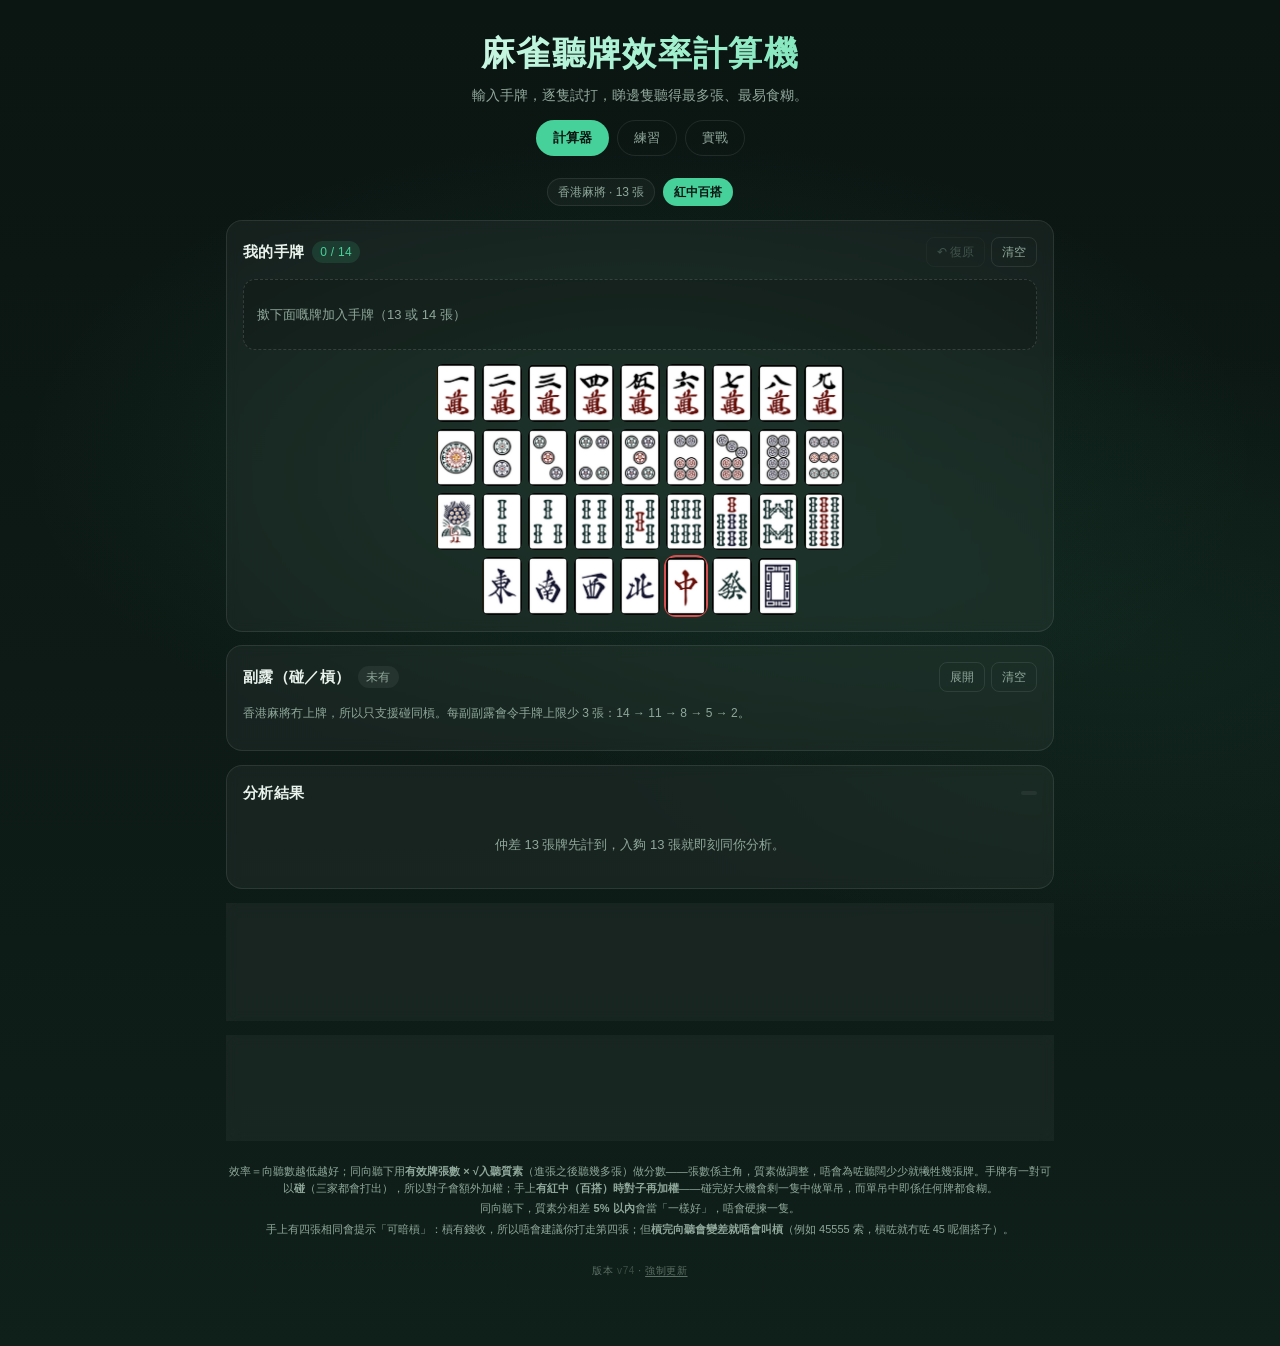
<file: index.html>
<!doctype html>
<html lang="zh-Hant-HK">
<head>
  <meta charset="utf-8">
  <meta name="viewport" content="width=device-width, initial-scale=1, viewport-fit=cover">
  <meta name="theme-color" content="#0b1512">
    <meta name="color-scheme" content="dark">
  <title>麻雀聽牌效率計算機 · 紅中百搭</title>
  <link rel="icon" href="favicon.svg" type="image/svg+xml">
  <link rel="manifest" href="manifest.webmanifest">
  <link rel="apple-touch-icon" href="icons/apple-touch-icon-180.png">
  <meta name="apple-mobile-web-app-capable" content="yes">
  <meta name="mobile-web-app-capable" content="yes">
  <meta name="apple-mobile-web-app-status-bar-style" content="black">
  <meta name="apple-mobile-web-app-title" content="聽牌效率">
  <script>
    /* 版本自我修復：確保手機唔會長期停留喺舊 cache（見到舊版本徽章就靠呢段） */
    (function () {
      var V = '74';
      var KEY = 'mj-dirty';

      // 只清 cache，唔 unregister SW——保留 SW 先可以令 practice.html 呢類舊網址
      // 繼續「原址」顯示（新版本 SW 會靠 sw.js?v=N 自己接手）
      function hardReset() {
        if (!(window.caches && caches.keys)) return Promise.resolve();
        return caches.keys().then(function (keys) {
          return Promise.all(keys.map(function (k) { return caches.delete(k); }));
        });
      }

      // 就算 caches / serviceWorker API 冇反應，最多等 2 秒都照重載
      // 重載用 location.reload()，唔會喺網址加 ?_= / ?v= 之類（URL 保持原樣）
      function reloadPage() {
        var fired = false;
        function go() {
          if (fired) return;
          fired = true;
          location.reload();
        }
        setTimeout(go, 2000);
        hardReset().then(go, go);
      }

      window.mjForceUpdate = function (e) {
        if (e && e.preventDefault) e.preventDefault();
        reloadPage();
      };

      if ('serviceWorker' in navigator) {
        navigator.serviceWorker.register('sw.js?v=' + V, { updateViaCache: 'none' })
          .then(function (reg) { reg.update(); })
          .catch(function () {});
      }

      fetch('version.json?_=' + Date.now(), { cache: 'no-store' })
        .then(function (res) { return res.json(); })
        .then(function (data) {
          if (!data || !data.v || data.v === V) return;
          if (sessionStorage.getItem(KEY) === data.v) return;
          sessionStorage.setItem(KEY, data.v);
          reloadPage();
        })
        .catch(function () {});
    })();
  </script>
  <link rel="stylesheet" href="css/style.css?v=74">
</head>
<body>
  <div class="app">
    <header class="hero">
      <h1 id="pageTitle">麻雀聽牌效率計算機</h1>
      <p id="pageSubtitle">輸入手牌，逐隻試打，睇邊隻聽得最多張、最易食糊。</p>
      <nav class="page-nav" aria-label="模式">
        <button type="button" data-view="calc" class="is-on" aria-current="page">計算器</button>
        <button type="button" data-view="practice">練習</button>
        <button type="button" data-view="battle">實戰</button>
      </nav>
    </header>

    <main>
      <section class="view" id="viewCalc" aria-label="計算器">
        <div class="badges">
          <span class="badge">香港麻將 · 13 張</span>
          <span class="badge badge--accent" id="jokerBadge">紅中百搭</span>
        </div>

      <section class="panel" aria-labelledby="handTitle">
        <div class="panel-head">
          <h2 id="handTitle">我的手牌 <span class="counter" id="handCount">0 / 14</span></h2>
          <div class="panel-actions">
            <button type="button" class="ghost" id="undoBtn" disabled>↶ 復原</button>
            <button type="button" class="ghost" id="clearBtn">清空</button>
          </div>
        </div>

        <div class="tray" id="handTray" aria-live="polite">
          <span class="tray-empty">撳下面嘅牌加入手牌（13 或 14 張）</span>
        </div>
        <p class="panel-note hint-full" id="handHint" hidden>手牌已滿 14 張 · 撳上面任何一隻牌就可以拎走</p>

        <div class="picker" id="tilePicker"></div>
      </section>

      <section class="panel panel--meld" aria-labelledby="meldTitle">
        <div class="panel-head">
          <h2 id="meldTitle">副露（碰／槓） <span class="counter counter--dim" id="meldCount">未有</span></h2>
          <div class="panel-actions">
            <button type="button" class="ghost" id="meldToggle" aria-expanded="false">展開</button>
            <button type="button" class="ghost" id="clearMeld">清空</button>
          </div>
        </div>
        <p class="panel-note">香港麻將冇上牌，所以只支援碰同槓。每副副露會令手牌上限少 3 張：14 → 11 → 8 → 5 → 2。</p>
        <div id="meldBody" hidden>
          <div class="meld-types" id="meldTypes" role="group" aria-label="副露類型">
            <button type="button" class="chip is-on" data-kind="pong">碰</button>
            <button type="button" class="chip" data-kind="kong">槓</button>
          </div>
          <div class="picker picker--meld" id="meldPicker"></div>
          <p class="panel-note meld-hint">碰：撳一隻牌；槓：撳一隻牌。手牌已經有嘅牌會自動撥入副露，唔使自己拎走。</p>
          <div class="meld-list" id="meldList"></div>
        </div>
      </section>

      <section class="panel result" id="resultPanel" aria-labelledby="resultTitle">
        <div class="panel-head">
          <h2 id="resultTitle">分析結果</h2>
          <span class="counter counter--dim" id="resultMeta"></span>
        </div>
        <div id="resultBody">
          <p class="empty-state">仲未夠牌。輸入手牌就會即刻幫你計。</p>
        </div>
      </section>

      <section class="panel" aria-labelledby="optTitle">
        <div class="panel-head">
          <h2 id="optTitle">規則</h2>
        </div>
        <div class="options">
          <label class="switch">
            <input type="checkbox" id="optJoker" checked>
            <span class="switch-track"></span>
            <span class="switch-label">紅中百搭<small>中當百搭牌</small></span>
          </label>
          <label class="switch">
            <input type="checkbox" id="optChiitoi">
            <span class="switch-track"></span>
            <span class="switch-label">計七對子<small>部分牌局有計</small></span>
          </label>
        </div>
      </section>

      <section class="panel panel--seen" aria-labelledby="seenTitle">
        <div class="panel-head">
          <h2 id="seenTitle">已見牌 <span class="counter counter--dim">選填</span></h2>
          <div class="panel-actions">
            <button type="button" class="ghost" id="seenToggle" aria-expanded="false">展開</button>
            <button type="button" class="ghost" id="clearSeen">清空</button>
          </div>
        </div>
        <p class="panel-note">牌河、副露、自己碰過嘅牌，撳一下加一張（再撳循環 1→4→0）。填得越齊，剩餘張數越準。</p>
        <div class="picker picker--seen" id="seenPicker" hidden></div>
      </section>

        <div class="notes">
      <p>效率＝向聽數越低越好；同向聽下用<strong>有效牌張數 × √入聽質素</strong>（進張之後聽幾多張）做分數——張數係主角，質素做調整，唔會為咗聽闊少少就犧牲幾張牌。手牌有一對可以<strong>碰</strong>（三家都會打出），所以對子會額外加權；手上<strong>有紅中（百搭）時對子再加權</strong>——碰完好大機會剩一隻中做單吊，而單吊中即係任何牌都食糊。</p>
      <p>同向聽下，質素分相差 <strong>5% 以內</strong>會當「一樣好」，唔會硬揀一隻。</p>
      <p>手上有四張相同會提示「可暗槓」：槓有錢收，所以唔會建議你打走第四張；但<strong>槓完向聽會變差就唔會叫槓</strong>（例如 45555 索，槓咗就冇咗 45 呢個搭子）。</p>
        </div>
      </section>

      <section class="view" id="viewPractice" aria-label="練習" hidden>
        <div class="badges">
          <span class="badge">香港麻將 · 13 張</span>
          <span class="badge badge--accent" id="pJokerBadge">紅中百搭</span>
        </div>

          <section class="panel" aria-labelledby="pSetupTitle">
            <div class="panel-head">
              <h2 id="pSetupTitle">設定</h2>
              <span class="counter counter--dim" id="pStats">答對 0 / 0</span>
            </div>

            <div class="segmented" id="pDifficulty" role="group" aria-label="難度">
              <button type="button" data-level="easy" class="is-on">初級<small>聽牌～一向聽</small></button>
              <button type="button" data-level="normal">中級<small>一～兩向聽</small></button>
              <button type="button" data-level="hard">高級<small>兩～三向聽</small></button>
            </div>

            <div class="options">
              <label class="switch">
                <input type="checkbox" id="pOptMelds">
                <span class="switch-track"></span>
                <span class="switch-label">包含副露<small>隨機有碰／槓</small></span>
              </label>
              <label class="switch">
                <input type="checkbox" id="pOptJoker" checked>
                <span class="switch-track"></span>
                <span class="switch-label">紅中百搭<small>中當百搭牌</small></span>
              </label>
              <label class="switch">
                <input type="checkbox" id="pOptChiitoi">
                <span class="switch-track"></span>
                <span class="switch-label">計七對子<small>部分牌局有計</small></span>
              </label>
              <label class="switch">
                <input type="checkbox" id="pOptNoHonors" checked>
                <span class="switch-track"></span>
                <span class="switch-label">走番子<small>唔出東南西北發白，只留紅中</small></span>
              </label>
            </div>
          </section>

          <section class="panel" aria-labelledby="pQTitle">
            <div class="panel-head">
              <h2 id="pQTitle">第 <span id="pRound">1</span> 手 <span class="counter counter--dim" id="pStreak">連續 0</span></h2>
              <div class="panel-actions">
                <button type="button" class="ghost" id="pSkipBtn">睇答案</button>
                <button type="button" class="ghost" id="pNewBtn">換一手</button>
              </div>
            </div>
            <div id="pQuestion" class="question" aria-live="polite"></div>
            <p class="panel-note" id="pHint">撳你會打嘅嗰隻牌。</p>
          </section>

          <section class="panel" id="pAnswer" aria-live="polite" hidden></section>
        <div class="notes">
      <p>答案以「向聽數 → 有效牌張數 × √入聽質素（進張之後平均聽幾多張，可碰嘅對子加權）」為準；<strong>分數相差 5% 以內當一樣好</strong>，兩隻都算答對。</p>
      <p>每題都有隨機牌河（同其他玩家嘅碰），剩餘張數會跟住變；兩向聽嘅題目要揀兩次——揀完會隨機摸一隻再揀。</p>
      <p>手上有四張相同會出「暗槓」按鈕：槓有錢收，槓完補一隻再揀打邊隻。不過如果槓完向聽會變差（例如 45555 索），就唔會出呢個掣——嗰陣應該留住個搭子。</p>
      <p>同一次練習嘅成績會記喺呢部裝置（localStorage）。</p>
        </div>
      </section>
      <section class="view" id="viewBattle" aria-label="實戰" hidden>
        <section class="panel">
          <div class="panel-head">
            <h2>與 AI 實戰</h2>
            <div class="panel-actions">
              <button type="button" class="ghost" id="bNew">新一局</button>
            </div>
          </div>
          <p class="battle-status" id="bStatus">未開始</p>
          <div id="bSetup">
          <div class="options">
            <label class="switch">
              <input type="checkbox" id="bOptJoker" checked>
              <span class="switch-track"></span>
              <span class="switch-label">紅中百搭<small>中當百搭牌</small></span>
            </label>
            <label class="switch">
              <input type="checkbox" id="bOptChiitoi">
              <span class="switch-track"></span>
              <span class="switch-label">計七對子<small>部分牌局有計</small></span>
            </label>
            <label class="switch">
              <input type="checkbox" id="bOptNoHonors" checked>
              <span class="switch-track"></span>
              <span class="switch-label">走番子<small>唔出東南西北發白，只留紅中（預設）</small></span>
            </label>
            <label class="switch">
              <input type="checkbox" id="bOptTsumoOnly" checked>
              <span class="switch-track"></span>
              <span class="switch-label">只許自摸<small>出銃唔可以食糊，摸到先算</small></span>
            </label>
          </div>
          <p class="panel-note" id="bHint">撳「新一局」開始。你係莊家，先摸牌；AI 會用同一個效率引擎計最佳打法。</p>
          </div>
        </section>

        <section class="panel" id="bTable" hidden>
          <div class="battle-meta">
            <span id="bWall">牌牆 —</span>
            <span id="bTurn">第 1 巡</span>
          </div>
          <div class="battle-opps" id="bOpps"></div>
        </section>

        <section class="panel" id="bMeRiver">
          <div class="battle-rivers" id="bRivers"></div>
        </section>

        <section class="panel" id="bMe" hidden>
          <div class="panel-head">
            <h2>你的手牌 <span class="counter" id="bMyCount">14 張</span></h2>
          </div>
          <div class="battle-hand" id="bMyHand"></div>
          <div class="battle-actions" id="bActions" hidden></div>
        </section>

        <section class="panel" id="bResult" hidden></section>

        <div class="notes">
          <p>你同 3 個 AI 一檯（你係莊家先手），13 張、冇上牌、紅中百搭。AI 打牌同計碰／槓都用同一個效率引擎。</p>
          <p>預設<strong>只許自摸</strong>（出銃唔算食糊），可以喺上面熄咗佢就變返正常「出銃都可以食」。你可以碰、明槓、暗槓、<strong>補槓</strong>（碰完手上仲有第四隻就可以升級做槓，補一隻再打）。</p>
          <p>預設<strong>走番子</strong>（同你平時打嘅一樣：只出萬筒索 + 紅中）。想牌局長啲、想練有番子牌嘅情況，可以喺上面熄咗佢。</p>
          <p>你摸到嘅牌會擺喺手牌最右邊、用金色框標住，方便睇「摸到咩」。摸完再揀一隻打出。</p>
          <p>呢一頁唔計番數（純粹練打法），撳「再嚟一局」可以即刻開新局。</p>
        </div>
      </section>
    </main>

    <footer class="foot">
      <p class="foot__ver">版本 <span class="build" id="buildTag">v74</span> · <a href="#" class="foot__update" onclick="mjForceUpdate(event);return false;">強制更新</a></p>
    </footer>
  </div>

  <div class="dock" id="dock" hidden>
    <button type="button" class="dock-btn" id="dockBtn">
      <span class="dock-label" id="dockLabel">建議打</span>
      <span class="dock-tile" id="dockTile" hidden></span>
      <span class="dock-text" id="dockText"></span>
      <span class="dock-more">詳情 ›</span>
    </button>
  </div>

  <script src="js/mahjong.js?v=74"></script>
  <script src="js/ui-tiles.js?v=74"></script>
  <script src="js/app.js?v=74"></script>
  <script src="js/practice.js?v=74"></script>
  <script src="js/battle.js?v=74"></script>
  <script src="js/battle-ui.js?v=74"></script>
  <script>
    /* 單頁切換：計算器 ／ 練習 用 tab，唔再跳頁 */
    (function () {
      var VIEWS = {
        calc: document.getElementById('viewCalc'),
        practice: document.getElementById('viewPractice'),
        battle: document.getElementById('viewBattle')
      };
      var HEADS = {
        calc: ['麻雀聽牌效率計算機', '輸入手牌，逐隻試打，睇邊隻聽得最多張、最易食糊。'],
        practice: ['隨機牌型練習', '睇牌 → 揀你會打邊隻 → 即刻對答案。'],
        battle: ['與 AI 實戰', '你 + 3 個 AI 一檯，摸牌、碰、槓、食糊。']
      };
      var TITLES = {
        calc: '麻雀聽牌效率計算機 · 紅中百搭',
        practice: '隨機牌型練習 · 麻雀聽牌效率',
        battle: '與 AI 實戰 · 麻雀聽牌效率'
      };
      var tabs = document.querySelectorAll('.page-nav button');
      var titleEl = document.getElementById('pageTitle');
      var subEl = document.getElementById('pageSubtitle');

      var KEY = 'mj-view';

      // 開頁時決定顯示邊個 tab：#practice / #calc（舊書籤、practice.html 轉址）優先，
      // 否則用上次睇嘅 tab；兩者都唔會改網址
      function current() {
        var name = (location.hash || '').replace('#', '');
        if (VIEWS[name]) return name;
        // 舊網址 /practice 或 /practice.html → 預設去練習
        if (/\/practice(\.html)?\/?$/.test(location.pathname)) return 'practice';
        try {
          var saved = localStorage.getItem(KEY);
          if (VIEWS[saved]) return saved;
        } catch (e) { /* 私隱模式可能停用 localStorage */ }
        return 'calc';
      }

      function show(name, toTop) {
        Object.keys(VIEWS).forEach(function (key) {
          if (VIEWS[key]) VIEWS[key].hidden = key !== name;
        });
        Array.prototype.forEach.call(tabs, function (tab) {
          var on = tab.getAttribute('data-view') === name;
          tab.classList.toggle('is-on', on);
          if (on) tab.setAttribute('aria-current', 'page');
          else tab.removeAttribute('aria-current');
        });
        titleEl.textContent = HEADS[name][0];
        subEl.textContent = HEADS[name][1];
        document.title = TITLES[name];
        document.body.setAttribute('data-view', name);
        try { localStorage.setItem(KEY, name); } catch (e) { /* 忽略 */ }
        // 練習頁好食 CPU：第一次切過去先出題
        if (name === 'practice' && window.MJPracticeView) window.MJPracticeView.start();
        if (name === 'battle' && window.MJBattleView) window.MJBattleView.start();
        if (toTop) window.scrollTo(0, 0);
      }

      Array.prototype.forEach.call(tabs, function (tab) {
        tab.addEventListener('click', function () {
          show(tab.getAttribute('data-view'), true);
        });
      });

      // 只有第一次載入（例如 practice.html 轉址／舊書籤）先理 #practice，#practice，
      // 之後撳 tab 完全唔會改網址
      show(current(), false);
    })();
  </script>
</body>
</html>
</file>
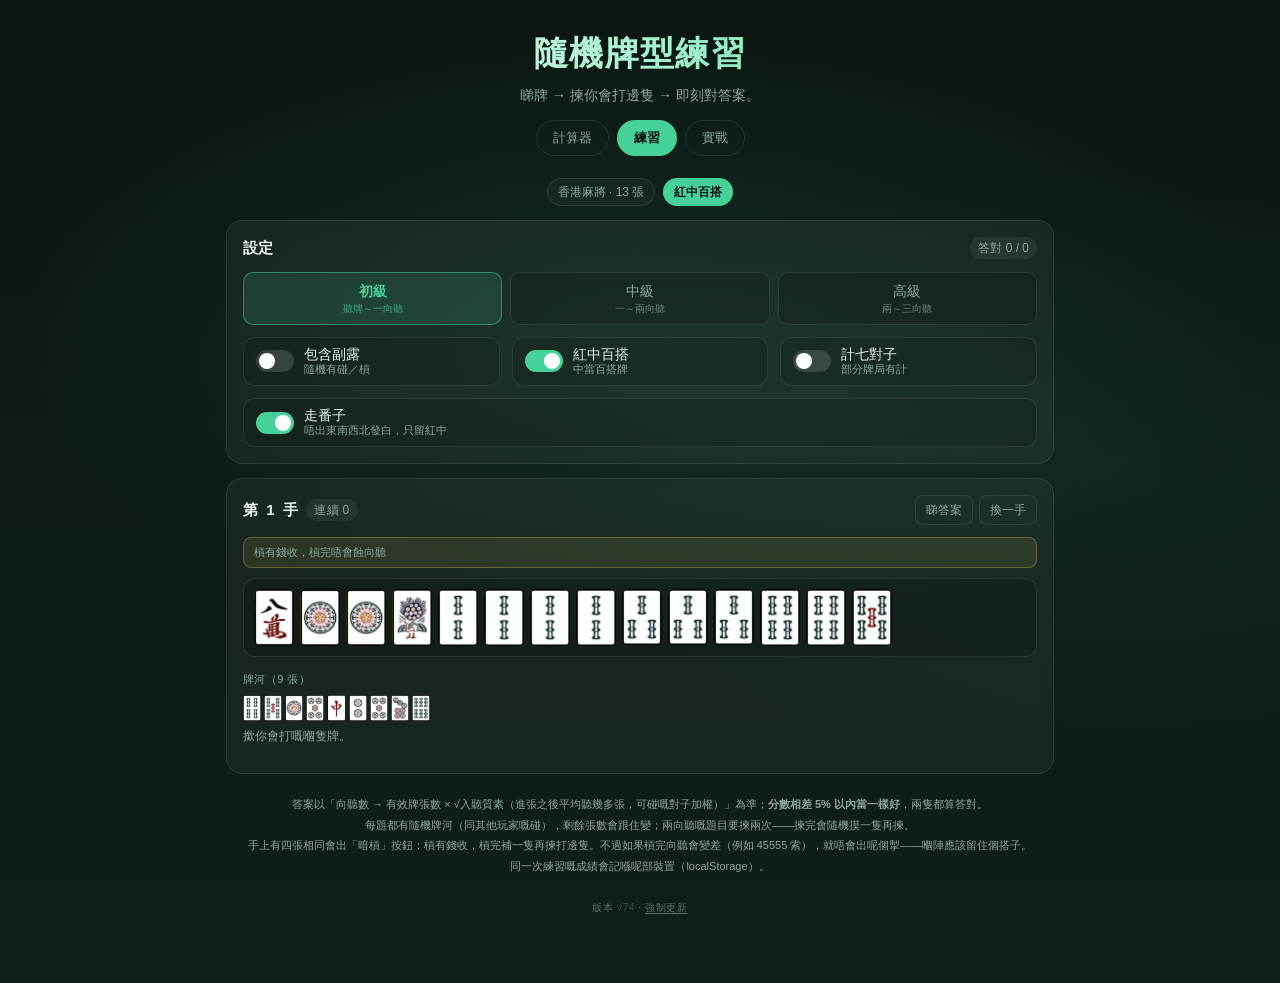
<file: practice.html>
<!doctype html>
<html lang="zh-Hant-HK">
<head>
  <meta charset="utf-8">
  <meta name="viewport" content="width=device-width, initial-scale=1">
  <title>隨機牌型練習 · 麻雀聽牌效率</title>
  <link rel="canonical" href="index.html#practice">
  <meta name="robots" content="noindex">
  <meta http-equiv="refresh" content="0; url=index.html#practice">
  <script>location.replace('index.html#practice');</script>
</head>
<body>
  <p>練習已經合併入主頁：<a href="index.html#practice">去練習</a></p>
</body>
</html>
</file>
<file: css/style.css>
:root {
  color-scheme: dark;
  --bg: #0b1512;
  --bg-2: #0f1f19;
  --panel: rgba(255, 255, 255, 0.045);
  --panel-line: rgba(255, 255, 255, 0.09);
  --text: #e9f2ec;
  --text-dim: #8fa79b;
  --accent: #47d19a;
  --accent-soft: rgba(71, 209, 154, 0.14);
  --gold: #f5c451;
  --gold-soft: rgba(245, 196, 81, 0.14);
  --red: #d94f4f;
  --tile-face: linear-gradient(180deg, #fffdf5 0%, #f3ecda 60%, #e8dfc7 100%);
  --radius: 16px;
  --tile-w: 40px;
  --tile-h: calc(var(--tile-w) * 1.434);
}

* { box-sizing: border-box; }

button {
  touch-action: manipulation;
  -webkit-tap-highlight-color: transparent;
}

[hidden] { display: none !important; }

html, body {
  margin: 0;
  padding: 0;
}

html {
  /* 狀態欄／瀏海區同頁面同一個色，唔會有分界 */
  background: var(--bg);
}

body {
  min-height: 100vh;
  /* 頂部留返淨色（狀態欄後面）先落漸變，令透明狀態欄睇唔出痕跡 */
  background:
    radial-gradient(1000px 520px at 50% 34%, rgba(71, 209, 154, 0.10) 0%, transparent 62%),
    radial-gradient(900px 460px at 88% 48%, rgba(71, 209, 154, 0.06) 0%, transparent 66%),
    linear-gradient(180deg, var(--bg) 0%, var(--bg-2) 100%);
  background-color: var(--bg);
  background-repeat: no-repeat;
  color: var(--text);
  font-family: "PingFang HK", "PingFang TC", "Noto Sans TC", "Microsoft JhengHei",
    -apple-system, BlinkMacSystemFont, "Segoe UI", sans-serif;
  -webkit-font-smoothing: antialiased;
  line-height: 1.5;
}

.app {
  max-width: 860px;
  margin: 0 auto;
  /* 加到主畫面（standalone）時，唔好俾頂部標題走入狀態欄 */
  padding: calc(28px + env(safe-area-inset-top, 0px)) 16px 64px;
}

/* ---------- Hero ---------- */
.hero {
  text-align: center;
  margin-bottom: 22px;
}

.hero h1 {
  margin: 0 0 6px;
  font-size: clamp(26px, 6vw, 34px);
  letter-spacing: 0.04em;
  font-weight: 700;
  background: linear-gradient(120deg, #ffffff 0%, #9ff0cd 55%, #47d19a 100%);
  -webkit-background-clip: text;
  background-clip: text;
  color: transparent;
}

.hero p {
  margin: 0 0 12px;
  color: var(--text-dim);
  font-size: 14px;
}

.badges {
  display: flex;
  gap: 8px;
  justify-content: center;
  flex-wrap: wrap;
}

.badge {
  font-size: 12px;
  padding: 4px 10px;
  border-radius: 999px;
  border: 1px solid var(--panel-line);
  color: var(--text-dim);
  background: rgba(255, 255, 255, 0.03);
}

.badge--accent {
  color: #0b1512;
  background: var(--accent);
  border-color: transparent;
  font-weight: 700;
}

.badge--accent.is-off {
  color: var(--text-dim);
  background: transparent;
  border-color: var(--panel-line);
  font-weight: 500;
}

/* ---------- Panels ---------- */
.panel {
  container-type: inline-size;
  background: var(--panel);
  border: 1px solid var(--panel-line);
  border-radius: var(--radius);
  padding: 16px;
  margin-bottom: 14px;
  backdrop-filter: blur(6px);
}

.panel-head {
  display: flex;
  align-items: center;
  justify-content: space-between;
  gap: 12px;
  margin-bottom: 12px;
}

.panel-head h2 {
  margin: 0;
  font-size: 15px;
  font-weight: 600;
  letter-spacing: 0.02em;
  display: flex;
  align-items: center;
  gap: 8px;
}

.counter {
  font-size: 12px;
  font-variant-numeric: tabular-nums;
  color: var(--accent);
  background: var(--accent-soft);
  padding: 2px 8px;
  border-radius: 999px;
  font-weight: 500;
}

.counter--dim {
  color: var(--text-dim);
  background: rgba(255, 255, 255, 0.06);
}

.panel-actions {
  display: flex;
  gap: 6px;
}

.ghost {
  appearance: none;
  border: 1px solid var(--panel-line);
  background: transparent;
  color: var(--text-dim);
  font: inherit;
  font-size: 12px;
  padding: 5px 10px;
  border-radius: 8px;
  cursor: pointer;
  transition: color 0.15s, border-color 0.15s, background 0.15s;
}

.ghost:hover:not(:disabled) {
  color: var(--text);
  border-color: rgba(255, 255, 255, 0.25);
  background: rgba(255, 255, 255, 0.05);
}

.ghost:disabled {
  opacity: 0.35;
  cursor: default;
}

.panel-note {
  margin: 0 0 12px;
  font-size: 12px;
  color: var(--text-dim);
}

/* ---------- Tiles（用真實牌面圖） ---------- */
.tile {
  position: relative;
  display: inline-flex;
  align-items: center;
  justify-content: center;
  width: var(--tile-w);
  height: var(--tile-h);
  padding: 0;
  border: 0;
  border-radius: 8px;
  background: transparent;
  line-height: 1;
  cursor: pointer;
  user-select: none;
  -webkit-user-select: none;
  transition: transform 0.12s ease, filter 0.12s ease, opacity 0.15s;
}

.tile .tile-img {
  display: block;
  width: 100%;
  height: 100%;
  object-fit: contain;
  border-radius: 7px;
  pointer-events: none;
  -webkit-user-drag: none;
}

.tile.is-joker {
  box-shadow: 0 0 0 2px var(--red);
  border-radius: 10px;
}

.tile:active { transform: translateY(1px) scale(0.97); }

/* picker */
.picker {
  display: flex;
  flex-direction: column;
  gap: 7px;
}

.picker-row {
  display: grid;
  grid-template-columns: repeat(9, var(--tile-w));
  gap: 6px;
  justify-content: center;
}

.picker-row--honor {
  grid-template-columns: repeat(7, var(--tile-w));
}

.picker .tile:hover {
  transform: translateY(-3px);
  filter: brightness(1.12) drop-shadow(0 4px 6px rgba(0, 0, 0, 0.5));
}

.picker .tile.is-max {
  opacity: 0.28;
  cursor: not-allowed;
  transform: none;
}

.picker .tile .count {
  position: absolute;
  top: 2px;
  right: 2px;
  min-width: 13px;
  height: 13px;
  padding: 0 3px;
  border-radius: 4px;
  background: var(--accent);
  color: #0b1512;
  font-size: 9px;
  font-weight: 700;
  display: flex;
  align-items: center;
  justify-content: center;
  box-shadow: 0 1px 2px rgba(0, 0, 0, 0.35);
}

.picker--seen .tile .count {
  background: #6f8ea8;
  color: #fff;
}

.picker--seen .tile.is-seen {
  box-shadow:
    0 1px 0 rgba(255, 255, 255, 0.9) inset,
    0 -2px 0 rgba(0, 0, 0, 0.12) inset,
    0 0 0 2px rgba(111, 142, 168, 0.85);
}

.counter--full {
  color: var(--gold);
  background: var(--gold-soft);
}

.row-gap { height: 8px; }

/* tray */
.tray {
  display: flex;
  flex-wrap: wrap;
  gap: 6px;
  min-height: calc(var(--tile-h) + 14px);
  padding: 7px;
  margin-bottom: 14px;
  border: 1px dashed rgba(255, 255, 255, 0.14);
  border-radius: 12px;
  background: rgba(0, 0, 0, 0.16);
  align-items: center;
}

.tray-empty {
  font-size: 13px;
  color: var(--text-dim);
  padding: 0 6px;
}

.tray .tile {
  animation: pop 0.16s ease;
}

@keyframes pop {
  from { transform: translateY(6px) scale(0.9); opacity: 0; }
  to { transform: none; opacity: 1; }
}

/* ---------- Switch options ---------- */
.options {
  display: flex;
  gap: 12px;
  flex-wrap: wrap;
}

.switch {
  display: inline-flex;
  align-items: center;
  gap: 10px;
  cursor: pointer;
  padding: 8px 12px;
  border-radius: 12px;
  border: 1px solid var(--panel-line);
  background: rgba(0, 0, 0, 0.12);
  flex: 1 1 200px;
}

.switch input {
  position: absolute;
  opacity: 0;
  pointer-events: none;
}

.switch-track {
  width: 38px;
  height: 22px;
  border-radius: 999px;
  background: rgba(255, 255, 255, 0.14);
  position: relative;
  flex: none;
  transition: background 0.18s;
}

.switch-track::after {
  content: "";
  position: absolute;
  top: 3px;
  left: 3px;
  width: 16px;
  height: 16px;
  border-radius: 50%;
  background: #fff;
  transition: transform 0.18s;
}

.switch input:checked + .switch-track {
  background: var(--accent);
}

.switch input:checked + .switch-track::after {
  transform: translateX(16px);
}

.switch-label {
  font-size: 14px;
  display: flex;
  flex-direction: column;
  line-height: 1.25;
}

.switch-label small {
  font-size: 11px;
  color: var(--text-dim);
  font-weight: 400;
}

/* ---------- Result ---------- */
.empty-state {
  color: var(--text-dim);
  font-size: 13px;
  text-align: center;
  padding: 18px 8px;
  margin: 0;
}

.best-card {
  border-radius: 14px;
  padding: 14px 16px;
  background: linear-gradient(135deg, rgba(245, 196, 81, 0.16), rgba(71, 209, 154, 0.1));
  border: 1px solid rgba(245, 196, 81, 0.4);
  margin-bottom: 16px;
}

.best-card h3 {
  margin: 0 0 10px;
  font-size: 12px;
  letter-spacing: 0.14em;
  color: var(--gold);
  font-weight: 600;
}

.best-line {
  display: flex;
  align-items: center;
  gap: 12px;
  flex-wrap: wrap;
}

.best-line .arrow {
  color: var(--text-dim);
  font-size: 15px;
}

.best-text {
  font-size: 15px;
  line-height: 1.45;
}

.best-text strong {
  color: var(--gold);
  font-weight: 700;
}

.best-stats {
  display: flex;
  gap: 8px;
  flex-wrap: wrap;
  margin-top: 10px;
}

.stat {
  font-size: 12px;
  padding: 4px 10px;
  border-radius: 999px;
  background: rgba(0, 0, 0, 0.25);
  color: var(--text);
}

.stat b {
  color: var(--accent);
  font-variant-numeric: tabular-nums;
}

.rows {
  display: flex;
  flex-direction: column;
  gap: 6px;
}

.row {
  display: grid;
  grid-template-columns: auto 1fr auto;
  gap: 12px;
  align-items: center;
  padding: 8px 10px;
  border-radius: 12px;
  border: 1px solid transparent;
  background: rgba(0, 0, 0, 0.14);
}

.row.is-best {
  border-color: rgba(245, 196, 81, 0.45);
  background: rgba(245, 196, 81, 0.07);
}

.row.is-dim {
  opacity: 0.6;
}

.row-tile {
  display: flex;
  flex-direction: column;
  align-items: center;
  gap: 3px;
}

.row-tile small {
  font-size: 9px;
  color: var(--text-dim);
  letter-spacing: 0.05em;
}

.waits {
  display: flex;
  flex-wrap: wrap;
  gap: 5px;
  align-items: center;
}

.wait-chip {
  display: inline-flex;
  align-items: center;
  gap: 4px;
  padding: 3px 7px 3px 4px;
  border-radius: 8px;
  background: rgba(255, 255, 255, 0.07);
  border: 1px solid rgba(255, 255, 255, 0.08);
  font-size: 12px;
}

.wait-chip .mini-tile {
  display: inline-flex;
  align-items: center;
}

/* 可碰嘅牌 */
.wait-chip--pung {
  border-color: rgba(240, 196, 92, 0.45);
  background: rgba(240, 196, 92, 0.10);
}

.wait-chip--pung .pung-tag {
  font-size: 10px;
  font-weight: 700;
  letter-spacing: 0.05em;
  color: #f0c45c;
  padding: 0 1px;
}

.waits--pung { margin-top: 6px; }

.wait-chip .mini-tile .tile-img {
  display: block;
  height: 26px;
  width: auto;
}

.wait-chip .left {
  color: var(--accent);
  font-variant-numeric: tabular-nums;
  font-weight: 600;
}

.wait-chip.is-dead {
  opacity: 0.4;
}

.wait-chip.is-dead .left { color: var(--text-dim); }

.waits-empty {
  font-size: 12px;
  color: var(--text-dim);
}

.row-meta {
  text-align: right;
  display: flex;
  flex-direction: column;
  align-items: flex-end;
  gap: 3px;
}

.row-meta .quality {
  font-size: 11px;
  color: var(--text-dim);
  font-variant-numeric: tabular-nums;
  white-space: nowrap;
}

.row-meta .quality--warn {
  color: var(--red);
  font-weight: 700;
}

.row-meta .total {
  font-size: 15px;
  font-weight: 700;
  color: var(--accent);
  font-variant-numeric: tabular-nums;
  white-space: nowrap;
}

.row-meta .total small {
  font-size: 10px;
  color: var(--text-dim);
  font-weight: 400;
  margin-left: 2px;
}

.tag {
  font-size: 10px;
  padding: 2px 7px;
  border-radius: 999px;
  letter-spacing: 0.05em;
  white-space: nowrap;
}

.tag--tenpai { background: var(--gold-soft); color: var(--gold); }
.tag--shanten { background: rgba(255, 255, 255, 0.08); color: var(--text-dim); }
.tag--win { background: var(--accent-soft); color: var(--accent); }

.bar {
  grid-column: 1 / -1;
  height: 3px;
  border-radius: 999px;
  background: rgba(255, 255, 255, 0.07);
  overflow: hidden;
}

.bar > span {
  display: block;
  height: 100%;
  border-radius: 999px;
  background: linear-gradient(90deg, var(--accent), #9ff0cd);
  transition: width 0.3s ease;
}

.row.is-best .bar > span {
  background: linear-gradient(90deg, var(--gold), #ffe6a1);
}

.result-note {
  margin: 14px 0 0;
  font-size: 12px;
  color: var(--text-dim);
}

/* ---------- Footer ---------- */
.foot {
  margin-top: 26px;
  text-align: center;
  color: var(--text-dim);
  font-size: 11px;
}

.foot p { margin: 4px 0; }

.foot .build {
  margin-top: 10px;
  font-size: 10px;
  opacity: 0.55;
  letter-spacing: 0.06em;
}

.foot__ver {
  margin-top: 10px;
  font-size: 10px;
  letter-spacing: 0.06em;
  opacity: 0.6;
}

.foot__update {
  color: inherit;
  text-decoration: underline;
  text-underline-offset: 2px;
}

.foot__update:active { opacity: 0.6; }

/* ---------- Mobile ---------- */
@media (max-width: 520px) {
  :root {
    /* 後備：唔支援 container query 時用 vw 估算 */
    --tile-w: clamp(24px, calc((100vw - 92px) / 9), 44px);
    --tile-h: calc(var(--tile-w) * 1.434);
  }

  .app { padding: calc(20px + env(safe-area-inset-top, 0px)) 10px 48px; }

  .panel { padding: 13px; border-radius: 14px; }

  .picker { gap: 5px; }

  .picker-row { gap: 4px; }



  .row { gap: 8px; padding: 7px 8px; }

  .wait-chip { font-size: 11px; padding: 2px 6px 2px 3px; }
  .wait-chip .mini-tile .tile-img { height: 25px; }

  .row-meta .total { font-size: 14px; }

}

@supports (width: 1cqw) {
  @media (max-width: 520px) {
    /* --tile-w 要喺面板（container）度定義，cqw 先會等於面板內容闊 */
    .panel {
      /* 扣返 8 個 4px gap 就係每隻牌嘅闊度 */
      --tile-w: clamp(22px, calc((100cqw - 32px) / 9), 44px);
      --tile-h: calc(var(--tile-w) * 1.434);
    }
  }
}

@media (prefers-reduced-motion: reduce) {
  * { animation: none !important; transition: none !important; }
}

.hint-full {
  margin: -6px 0 12px;
  color: var(--gold);
  font-size: 12px;
  text-align: center;
}

/* ---------- 手機底部快捷結果條 ---------- */
.dock {
  position: fixed;
  left: 0;
  right: 0;
  bottom: 0;
  z-index: 40;
  padding: 8px 12px calc(8px + env(safe-area-inset-bottom));
  background: linear-gradient(180deg, rgba(11, 21, 18, 0.35), rgba(11, 21, 18, 0.96) 45%);
  backdrop-filter: blur(12px);
  border-top: 1px solid var(--panel-line);
}

.dock-btn {
  display: flex;
  align-items: center;
  gap: 8px;
  width: 100%;
  padding: 10px 12px;
  border-radius: 12px;
  border: 1px solid rgba(245, 196, 81, 0.42);
  background: linear-gradient(135deg, rgba(245, 196, 81, 0.18), rgba(71, 209, 154, 0.1));
  color: var(--text);
  font: inherit;
  font-size: 14px;
  line-height: 1.35;
  text-align: left;
  cursor: pointer;
}

.dock-btn:active { transform: scale(0.99); }

.dock-label {
  flex: none;
  font-size: 11px;
  letter-spacing: 0.06em;
  color: var(--gold);
  white-space: nowrap;
}

.dock-tile {
  flex: none;
  display: inline-flex;
  align-items: center;
}

.dock-tile .tile-img {
  display: block;
  height: 34px;
  width: auto;
}

.dock-text {
  flex: 1;
  min-width: 0;
  overflow: hidden;
  text-overflow: ellipsis;
  white-space: nowrap;
}

.dock-text b {
  color: var(--accent);
  font-variant-numeric: tabular-nums;
}

.dock-more {
  flex: none;
  font-size: 12px;
  color: var(--text-dim);
  white-space: nowrap;
}

@media (max-width: 640px) {
  body.has-dock {
    padding-bottom: calc(80px + env(safe-area-inset-bottom));
  }
}

@media (min-width: 641px) {
  .dock { display: none !important; }
}

@keyframes tile-shake {
  0%, 100% { transform: translateX(0); }
  30% { transform: translateX(-3px); }
  70% { transform: translateX(3px); }
}

.tile.shake {
  animation: tile-shake 0.2s ease;
}

/* ---------- 副露 ---------- */
.meld-types {
  display: flex;
  gap: 8px;
  margin-bottom: 10px;
}

.chip {
  appearance: none;
  flex: 1 1 0;
  padding: 9px 6px;
  border-radius: 10px;
  border: 1px solid var(--panel-line);
  background: rgba(0, 0, 0, 0.16);
  color: var(--text-dim);
  font: inherit;
  font-size: 14px;
  cursor: pointer;
  transition: background 0.15s, color 0.15s, border-color 0.15s;
}

.chip.is-on {
  background: var(--accent-soft);
  border-color: rgba(71, 209, 154, 0.5);
  color: var(--accent);
  font-weight: 600;
}

.meld-hint {
  margin: 10px 0 0;
}

.meld-list {
  display: flex;
  flex-direction: column;
  gap: 6px;
  margin-top: 10px;
}

.meld-item {
  display: flex;
  align-items: center;
  gap: 6px;
  padding: 6px 8px;
  border-radius: 10px;
  background: rgba(0, 0, 0, 0.2);
  border: 1px solid var(--panel-line);
}

.meld-kind {
  font-size: 11px;
  padding: 2px 7px;
  border-radius: 999px;
  background: rgba(255, 255, 255, 0.1);
  color: var(--text);
  flex: none;
}

.meld-item .mini-tile {
  display: inline-flex;
  align-items: center;
}

.meld-item .mini-tile .tile-img {
  display: block;
  height: 30px;
  width: auto;
}

.meld-item .mini-tile + .mini-tile { margin-left: 2px; }

.meld-del {
  margin-left: auto;
  appearance: none;
  border: 1px solid var(--panel-line);
  background: transparent;
  color: var(--text-dim);
  border-radius: 8px;
  width: 28px;
  height: 28px;
  font-size: 13px;
  cursor: pointer;
  flex: none;
}

.meld-del:hover {
  color: var(--text);
  border-color: rgba(255, 255, 255, 0.28);
}

.picker--meld .tile .count { background: #8a7ad0; }

.counter--over {
  color: #fff;
  background: var(--red);
}

/* ---------- 頁面切換 ---------- */
.page-nav {
  display: flex;
  gap: 8px;
  justify-content: center;
  margin-top: 14px;
}

.page-nav a,
.page-nav button {
  font: inherit;
  font-size: 13px;
  padding: 7px 16px;
  border-radius: 999px;
  border: 1px solid var(--panel-line);
  background: none;
  color: var(--text-dim);
  text-decoration: none;
  cursor: pointer;
  transition: color 0.15s, border-color 0.15s, background 0.15s;
}

.page-nav a:hover,
.page-nav button:hover {
  color: var(--text);
  border-color: rgba(255, 255, 255, 0.25);
}

.page-nav a.is-on,
.page-nav button.is-on {
  color: #0b1512;
  background: var(--accent);
  border-color: transparent;
  font-weight: 600;
}

/* ---------- 單頁模式（計算器 ／ 練習 tab） ---------- */
.view > .badges { margin-bottom: 14px; }

/* 練習模式唔需要計算器嘅建議 dock */
body[data-view="practice"] #dock { display: none !important; }

.notes {
  margin-top: 22px;
  text-align: center;
  color: var(--text-dim);
  font-size: 11px;
}

.notes p { margin: 4px 0; }

/* ---------- 實戰（與 AI 對局） ---------- */
body[data-view="battle"] #dock { display: none !important; }

.battle-status {
  font-size: 12px;
  line-height: 1.5;
  color: var(--accent);
  background: rgba(71, 209, 154, 0.08);
  border: 1px solid rgba(71, 209, 154, 0.22);
  border-radius: 9px;
  padding: 8px 10px;
  margin: 0 0 12px;
  min-height: 34px;
}

.battle-meta {
  display: flex;
  justify-content: space-between;
  font-size: 11px;
  letter-spacing: 0.06em;
  color: var(--text-dim);
  margin-bottom: 10px;
}

.battle-opps {
  display: grid;
  grid-template-columns: repeat(3, minmax(0, 1fr));
  gap: 8px;
}

.battle-opp {
  border: 1px solid var(--panel-line);
  border-radius: 10px;
  padding: 8px 6px;
  background: rgba(255, 255, 255, 0.02);
  min-width: 0;
}

.battle-opp.is-turn {
  border-color: rgba(71, 209, 154, 0.55);
  box-shadow: 0 0 0 1px rgba(71, 209, 154, 0.25) inset;
}

.battle-opp-head {
  display: flex;
  justify-content: space-between;
  align-items: baseline;
  gap: 4px;
  font-size: 12px;
  margin-bottom: 6px;
}

.battle-opp-count {
  font-size: 10px;
  color: var(--text-dim);
  white-space: nowrap;
}

.battle-melds {
  display: flex;
  flex-wrap: wrap;
  gap: 3px;
  margin-bottom: 6px;
}

/* 對手嘅副露（細牌） */
.battle-meld {
  display: inline-flex;
  gap: 1px;
}

.battle-backs {
  display: flex;
  flex-wrap: wrap;
  gap: 2px;
}

.tile-back {
  display: block;
  width: 12px;
  height: 18px;
  border-radius: 2px;
  background: linear-gradient(160deg, #1d3a31, #10241f);
  border: 1px solid rgba(255, 255, 255, 0.12);
}

.battle-rivers {
  display: grid;
  grid-template-columns: repeat(2, minmax(0, 1fr));
  gap: 8px;
}

.battle-river {
  border: 1px solid var(--panel-line);
  border-radius: 10px;
  padding: 6px;
  min-width: 0;
}

.battle-river-head {
  font-size: 10px;
  letter-spacing: 0.08em;
  color: var(--text-dim);
  margin-bottom: 4px;
}

.battle-river-tiles {
  display: flex;
  flex-wrap: wrap;
  gap: 2px;
  min-height: 22px;
}

.battle-river-empty {
  font-size: 11px;
  color: var(--text-dim);
  opacity: 0.6;
}

.battle-mini {
  display: inline-flex;
  align-items: center;
}

.battle-mini .tile-img {
  display: block;
  height: 26px;
  width: auto;
}

.battle-river-tiles .battle-mini .tile-img { height: 22px; }

.battle-mini.is-joker .tile-img { box-shadow: 0 0 0 1px rgba(255, 90, 90, 0.5); border-radius: 4px; }
.battle-mini.is-last .tile-img { box-shadow: 0 0 0 2px var(--accent); border-radius: 4px; }
.battle-mini.is-win .tile-img { box-shadow: 0 0 0 2px var(--gold); border-radius: 4px; }

.battle-hand {
  display: flex;
  flex-wrap: wrap;
  gap: 4px;
  justify-content: center;
  align-items: flex-end;
  margin-top: 8px;
}

/* 副露（碰／槓）擺喺手牌同一行最左邊，用真實牌面、唔加底色 */
.battle-hand-meld {
  display: inline-flex;
  /* 似真實副露：牌與牌重疊，慳位又一眼睇到係副露 */
  gap: 0;
  flex: none;
}

.battle-hand-meld + .battle-hand-meld { margin-left: 4px; }

.battle-hand-meld .tile.is-meld {
  position: relative;
  opacity: 1;
  cursor: default;
  border-radius: 5px;
  /* 副露細少少、排得貼，令手牌係主角 */
  width: calc(var(--tile-w) * 0.82);
  height: calc(var(--tile-h) * 0.82);
}

.battle-hand-meld .tile.is-meld + .tile.is-meld { margin-left: 1px; }

.battle-hand-meld.is-concealed .tile.is-meld {
  /* 暗槓：調暗少少，低調區分（牌面仍然睇得到） */
  filter: brightness(0.8) saturate(0.9);
}

/* 可以碰／槓嘅手牌：金色外框 + 微微升起 */
.battle-hand .tile.is-claim {
  box-shadow: 0 0 0 3px var(--gold), 0 0 14px rgba(245, 196, 81, 0.5);
  transform: translateY(-4px);
  border-radius: 8px;
  z-index: 5;
}

.battle-hand-claim {
  flex: 0 0 100%;
  text-align: center;
  padding: 5px 10px;
  margin-bottom: 2px;
  border-radius: 999px;
  font-size: 12px;
  font-weight: 600;
  letter-spacing: 0.02em;
  color: #0b1512;
  background: var(--gold);
}

.battle-claim-info {
  width: 100%;
  text-align: center;
  font-size: 12px;
  color: var(--text-dim);
  margin-bottom: 2px;
}

.battle-hand-split {
  align-self: stretch;
  width: 1px;
  margin: 2px 6px;
  background: var(--panel-line);
}

.battle-hand .tile.is-drawn {
  box-shadow: 0 0 0 2px var(--gold), 0 4px 12px rgba(0, 0, 0, 0.4);
  border-radius: 8px;
}

.battle-hand-gap { width: 10px; }

.battle-hand .tile.is-playable { cursor: pointer; }
.battle-hand .tile.is-playable:active { transform: translateY(2px); }
.battle-hand .tile:disabled { opacity: 0.85; cursor: default; }

.battle-hand--result {
  margin-top: 10px;
  gap: 3px;
}

/* 結果展示嘅手牌：用接近真實手牌嘅大細（唔再係細細粒） */
.battle-hand--result .battle-mini .tile-img {
  height: calc(var(--tile-h) * 0.86);
  border-radius: 6px;
}

.battle-hand--result .battle-mini.is-win .tile-img {
  box-shadow: 0 0 0 3px var(--gold), 0 0 12px rgba(245, 196, 81, 0.45);
}

/* ---------- 實戰：本局摘要 ---------- */
.battle-summary {
  margin-top: 16px;
  padding-top: 14px;
  border-top: 1px solid var(--panel-line);
}

.battle-summary-head {
  font-size: 13px;
  font-weight: 600;
  letter-spacing: 0.06em;
  color: var(--accent);
  margin-bottom: 8px;
}

.battle-summary-meta {
  margin: 0 0 10px;
  font-size: 11px;
  line-height: 1.6;
  color: var(--text-dim);
}

.battle-table {
  width: 100%;
  border-collapse: collapse;
  font-size: 12px;
  font-variant-numeric: tabular-nums;
}

.battle-table th {
  font-weight: 500;
  font-size: 10px;
  letter-spacing: 0.08em;
  color: var(--text-dim);
  text-align: right;
  padding: 4px 6px;
  border-bottom: 1px solid var(--panel-line);
}

.battle-table th:first-child,
.battle-table td:first-child {
  text-align: left;
}

.battle-table td {
  padding: 6px;
  text-align: right;
  border-bottom: 1px solid rgba(255, 255, 255, 0.06);
}

.battle-table tr.is-me td {
  color: var(--text);
  font-weight: 600;
}

.battle-summary-list {
  list-style: none;
  margin: 12px 0 0;
  padding: 0;
  font-size: 12px;
  line-height: 1.7;
}

.battle-summary-list li { color: var(--text-dim); }
.battle-summary-list li.is-good { color: var(--accent); }
.battle-summary-list li.is-warn { color: var(--gold); }

/* 打牌檢討 */
.battle-review {
  margin-top: 18px;
  padding-top: 14px;
  border-top: 1px solid var(--panel-line);
}

.battle-review .battle-summary-head {
  font-size: 15px;
}

.battle-review > .battle-summary-meta {
  font-size: 12.5px;
  line-height: 1.6;
}

.battle-mistake {
  border: 1px solid rgba(245, 196, 81, 0.28);
  background: rgba(245, 196, 81, 0.06);
  border-radius: 12px;
  padding: 12px;
  margin-top: 10px;
}

.battle-mistake-head {
  display: flex;
  align-items: center;
  gap: 8px;
  flex-wrap: wrap;
  font-size: 14px;
}

.battle-mistake-turn {
  font-size: 12px;
  letter-spacing: 0.04em;
  color: var(--text-dim);
  font-variant-numeric: tabular-nums;
}

.battle-mistake-pick {
  display: inline-flex;
  align-items: center;
  gap: 3px;
  color: var(--gold);
}

.battle-mistake-head .battle-mini .tile-img {
  height: calc(var(--tile-h) * 0.86);
  border-radius: 6px;
}

.battle-mistake-best {
  display: inline-flex;
  align-items: center;
  gap: 3px;
  color: var(--accent);
}

.battle-mistake-stats {
  margin-top: 8px;
  font-size: 12.5px;
  line-height: 1.55;
  color: var(--text-dim);
}

.battle-mistake-hand {
  display: flex;
  flex-wrap: wrap;
  align-items: center;
  gap: 3px;
  margin-top: 8px;
  opacity: 0.92;
}

.battle-mistake-hand .battle-mini .tile-img { height: calc(var(--tile-h) * 0.78); border-radius: 6px; }

.battle-mistake-meld {
  font-size: 11.5px;
  color: var(--text-dim);
  margin-left: 4px;
}

.battle-summary-life {
  margin: 10px 0 0;
  font-size: 11px;
  color: var(--text-dim);
  opacity: 0.8;
}

.battle-actions {
  display: flex;
  flex-wrap: wrap;
  gap: 8px;
  justify-content: center;
  margin-top: 12px;
}

.battle-btn {
  font: inherit;
  font-size: 13px;
  padding: 9px 16px;
  border-radius: 999px;
  border: 1px solid var(--panel-line);
  background: rgba(255, 255, 255, 0.04);
  color: var(--text);
  cursor: pointer;
  transition: transform 0.12s, background 0.15s, border-color 0.15s;
}

.battle-btn:active { transform: scale(0.98); }

.battle-btn--win {
  border-color: rgba(245, 196, 81, 0.55);
  background: linear-gradient(135deg, rgba(245, 196, 81, 0.22), rgba(71, 209, 154, 0.12));
  font-weight: 600;
}

.battle-btn--kong {
  border-color: rgba(120, 170, 255, 0.5);
  background: rgba(120, 170, 255, 0.14);
}

.battle-btn--pass { color: var(--text-dim); }

/* ---------- 難度切換 ---------- */
.segmented {
  display: flex;
  gap: 8px;
  margin-bottom: 12px;
}

.segmented button {
  flex: 1 1 0;
  padding: 9px 6px;
  border-radius: 10px;
  border: 1px solid var(--panel-line);
  background: rgba(0, 0, 0, 0.16);
  color: var(--text-dim);
  font: inherit;
  font-size: 14px;
  cursor: pointer;
  line-height: 1.3;
  transition: background 0.15s, color 0.15s, border-color 0.15s;
}

.segmented button small {
  display: block;
  font-size: 10px;
  opacity: 0.72;
  font-weight: 400;
  margin-top: 2px;
}

.segmented button.is-on {
  background: var(--accent-soft);
  border-color: rgba(71, 209, 154, 0.5);
  color: var(--accent);
  font-weight: 600;
}

/* ---------- 練習題目 ---------- */
.question {
  display: flex;
  flex-direction: column;
  gap: 10px;
}

.practice-melds {
  display: flex;
  flex-wrap: wrap;
  gap: 6px;
}

.practice-kong {
  display: flex;
  align-items: center;
  gap: 8px;
  flex-wrap: wrap;
  font-size: 12px;
  color: #f0c45c;
  background: rgba(240, 196, 92, 0.10);
  border: 1px solid rgba(240, 196, 92, 0.3);
  border-radius: 8px;
  padding: 6px 10px;
}

.kong-btn {
  font: inherit;
  font-weight: 700;
  color: #14202c;
  background: #f0c45c;
  border: 0;
  border-radius: 7px;
  padding: 6px 12px;
  cursor: pointer;
}

.kong-btn:active { transform: translateY(1px); }

.kong-hint { color: var(--text-dim); font-size: 11px; }

.kong-card { border-color: rgba(240, 196, 92, 0.5); margin-bottom: 8px; }

.kong-note {
  margin: 0 0 8px;
  padding: 8px 11px;
  border-radius: 10px;
  border: 1px dashed rgba(255, 255, 255, 0.18);
  background: rgba(255, 255, 255, 0.04);
  font-size: 12.5px;
  line-height: 1.55;
  color: var(--text-dim);
}

.kong-note strong { color: var(--text); }

.practice-step {
  font-size: 12px;
  color: var(--text-dim);
  background: rgba(255, 255, 255, 0.05);
  border-radius: 8px;
  padding: 6px 10px;
}

.practice-step b { color: var(--accent); }

.practice-side {
  display: flex;
  flex-direction: column;
  gap: 8px;
  padding: 4px 0 6px;
}

.pond-head {
  font-size: 11px;
  color: var(--text-dim);
  letter-spacing: 0.04em;
}

.pond-row {
  display: flex;
  flex-wrap: wrap;
  gap: 3px;
}

.pond-row .mini-tile .tile-img {
  display: block;
  height: 26px;
  width: auto;
  border-radius: 3px;
}

.meld-item--other .meld-kind { color: var(--text-dim); }

.step-list {
  display: flex;
  flex-direction: column;
  gap: 4px;
  margin-top: 8px;
  font-size: 12px;
}

.step-item {
  display: flex;
  gap: 8px;
  align-items: baseline;
}

.step-label {
  color: var(--text-dim);
  min-width: 42px;
}

.step-item.is-ok .step-body { color: var(--accent); }
.step-item.is-no .step-body { color: var(--red); }

.practice-hand {
  display: flex;
  flex-wrap: wrap;
  gap: 6px;
  padding: 10px;
  border-radius: 12px;
  border: 1px solid var(--panel-line);
  background: rgba(0, 0, 0, 0.18);
  min-height: calc(var(--tile-h) + 22px);
  align-items: center;
}

.tile.is-pickable:hover {
  transform: translateY(-3px);
  filter: brightness(1.12) drop-shadow(0 4px 6px rgba(0, 0, 0, 0.5));
}

.tile.is-picked {
  box-shadow: 0 0 0 3px var(--red);
}

.tile.is-drawn {
  box-shadow: 0 0 0 2px #56a8e0;
  border-radius: 10px;
}

.tile.is-best {
  box-shadow: 0 0 0 3px var(--gold);
}

.tile.is-best.is-picked {
  box-shadow: 0 0 0 3px var(--gold), 0 0 0 6px rgba(217, 79, 79, 0.65);
}

/* ---------- 答案 ---------- */
.best-card.is-correct {
  border-color: rgba(71, 209, 154, 0.55);
  background: linear-gradient(135deg, rgba(71, 209, 154, 0.18), rgba(71, 209, 154, 0.06));
}

.best-card.is-correct h3 { color: var(--accent); }

.best-card.is-wrong {
  border-color: rgba(217, 79, 79, 0.5);
  background: linear-gradient(135deg, rgba(217, 79, 79, 0.16), rgba(245, 196, 81, 0.08));
}

.best-card.is-wrong h3 { color: #ff8f8f; }

.best-card .waits {
  margin-top: 10px;
}

.row.is-picked-row {
  border-color: rgba(217, 79, 79, 0.5);
  background: rgba(217, 79, 79, 0.08);
}

/* 你打嘅嗰隻如果都係最佳，保持金色，唔好變紅 */
.row.is-best.is-picked-row {
  border-color: rgba(245, 196, 81, 0.65);
  background: rgba(245, 196, 81, 0.1);
}

.row-tile small.is-best-label {
  color: var(--gold);
  font-weight: 700;
}

.primary {
  display: block;
  width: 100%;
  margin-top: 14px;
  padding: 13px 16px;
  border: 0;
  border-radius: 12px;
  background: linear-gradient(135deg, var(--accent), #9ff0cd);
  color: #08251b;
  font: inherit;
  font-size: 15px;
  font-weight: 700;
  cursor: pointer;
}

.primary:active { transform: scale(0.99); }

@media (max-width: 520px) {
  .segmented button { font-size: 13px; padding: 8px 4px; }
  .segmented button small { font-size: 9px; }
}
</file>
